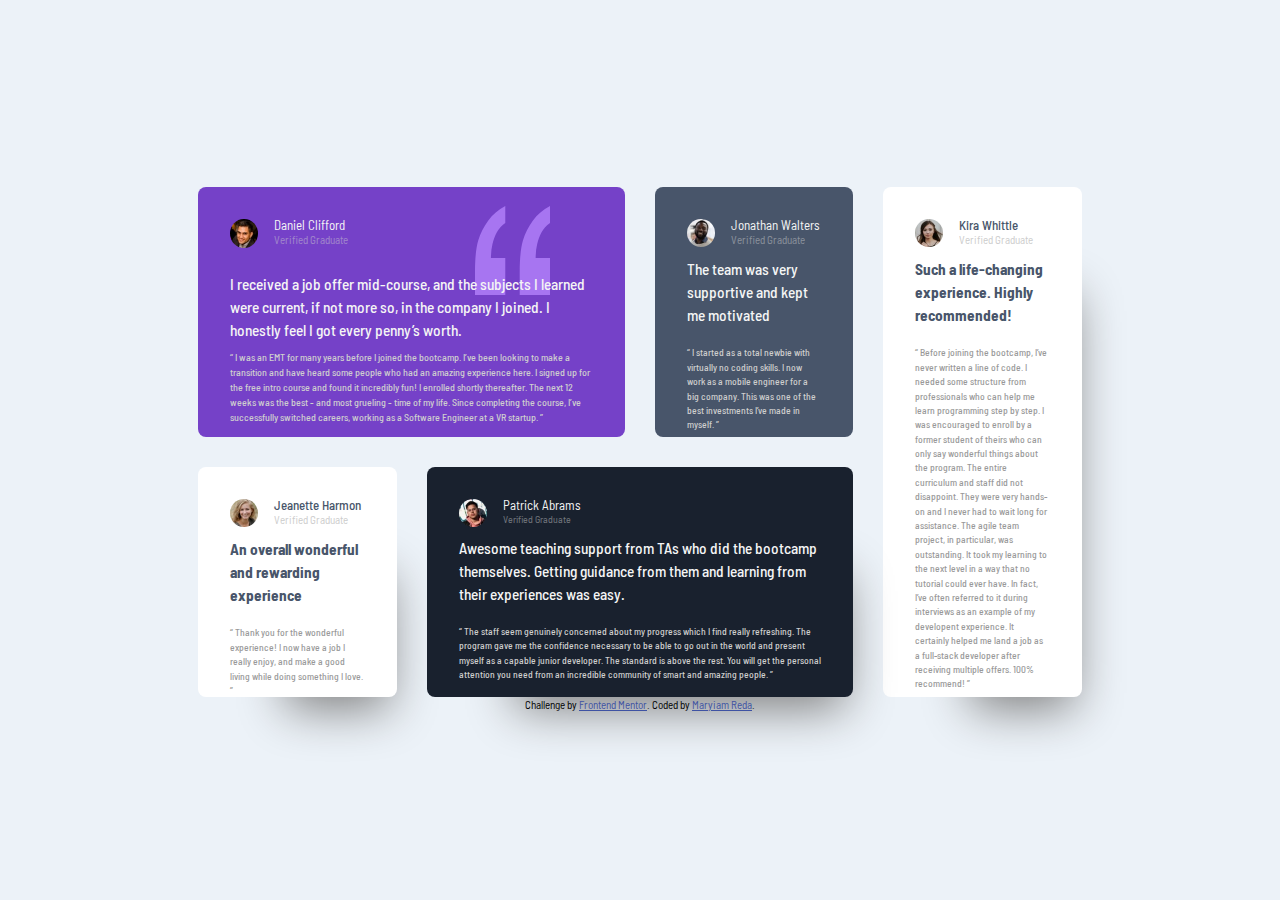
<file: index.html>
<!DOCTYPE html>
<html>

<head>

    <meta charset="UTF-8" />
    <title>Frontend Mentor | [Maryiam Reda]</title>

    <title>assigment</title>
    <style> </style>
    <script></script>
    <link rel="stylesheet" href="master.css">
    <link rel="preconnect" href="https://fonts.googleapis.com">
    <link rel="preconnect" href="https://fonts.gstatic.com" crossorigin>
    <link
        href="https://fonts.googleapis.com/css2?family=Barlow+Semi+Condensed:ital,wght@0,100;0,200;0,300;0,400;0,500;0,600;0,700;0,800;0,900;1,100;1,200;1,300;1,400;1,500;1,600;1,700;1,800;1,900&family=Karla:ital,wght@0,200..800;1,200..800&display=swap"
        rel="stylesheet">
</head>

<body>

    <div class="container">
        <article class="one span-2">
            <div class="flex">
                <img src="./images/image-daniel.jpg">

                <div>
                    <h2 class="name">Daniel Clifford</h2>
                    <p class="position">Verified Graduate</p>
                </div>
            </div>
            <img src="bg-pattern-quotation.svg" class="quotation">
            <!-- <embed src="bg-pattern-quotation.svg" width="50" height="60"> -->
            <h3 style="padding-top: 1px;">
                I received a job offer mid-course, and the subjects I learned were current, if not more so,
                in the company I joined. I honestly feel I got every penny’s worth.
            </h3>
            <p style=" font-size: 10px; padding-top: 8px; font-weight: 500;">
                “ I was an EMT for many years before I joined the bootcamp. I’ve been looking to make a
                transition and have heard some people who had an amazing experience here. I signed up
                for the free intro course and found it incredibly fun! I enrolled shortly thereafter.
                The next 12 weeks was the best - and most grueling - time of my life. Since completing
                the course, I’ve successfully switched careers, working as a Software Engineer at a VR startup. ”
            </p>

        </article>
        <article class="two">
            <div class="flex">
                <div> <img src="./images/image-jonathan.jpg"> </div>
                <div>
                    <h2 class="name">Jonathan Walters</h2>
                    <p class="position">Verified Graduate</p>
                </div>
            </div>
            <h3>
                The team was very supportive and kept me motivated
            </h3>
            <p>
                “ I started as a total newbie with virtually no coding skills. I now work as a mobile engineer
                for a big company. This was one of the best investments I’ve made in myself. ”
            </p>
        </article>
        <article class="three">
            <div class="flex">
                <div><img src="./images/image-kira.jpg"></div>
                <div>
                    <h2 class="name">Kira Whittle</h2>
                    <p class="position">Verified Graduate</p>
                </div>
            </div>
            <h3>
                Such a life-changing experience. Highly recommended!
            </h3>
            <p>
                “ Before joining the bootcamp, I’ve never written a line of code. I needed some structure from
                professionals who can help me learn programming step by step. I was encouraged to enroll by a former
                student of theirs who can only say wonderful things about the program. The entire curriculum and staff
                did not disappoint. They were very hands-on and I never had to wait long for assistance. The agile team
                project, in particular, was outstanding. It took my learning to the next level in a way that no tutorial
                could ever have. In fact, I’ve often referred to it during interviews as an example of my developent
                experience. It certainly helped me land a job as a full-stack developer after receiving multiple offers.
                100% recommend! ”
            </p>
        </article>
        <article class="four">
            <div class="flex">
                <div><img src="./images/image-jeanette.jpg"></div>
                <div>
                    <h2 class="name">Jeanette Harmon</h2>
                    <p class="position">Verified Graduate</p>
                </div>
            </div>
            <h3>
                An overall wonderful and rewarding experience</h3>
            <p>
                “ Thank you for the wonderful experience! I now have a job I really enjoy, and make a good living
                while doing something I love. ”
            </p>
        </article>
        <article class="five span-2">
            <div class="flex">
                <div> <img src="./images/image-patrick.jpg"></div>
                <div>
                    <h2 class="name">Patrick Abrams</h2>
                    <p class="position">Verified Graduate</p>
                </div>
            </div>
            <h3>
                Awesome teaching support from TAs who did the bootcamp themselves. Getting guidance from them and
                learning from their experiences was easy.
            </h3>
            <p>
                “ The staff seem genuinely concerned about my progress which I find really refreshing. The program
                gave me the confidence necessary to be able to go out in the world and present myself as a capable
                junior developer. The standard is above the rest. You will get the personal attention you need from
                an incredible community of smart and amazing people. ”
            </p>
        </article>





    </div>
    <div class="attribution">
        Challenge by <a href="https://www.frontendmentor.io?ref=challenge" target="_blank">Frontend Mentor</a>.
        Coded by <a href="#">Maryiam Reda</a>.
    </div>

</body>

</html>
</file>
<file: master.css>
* {
    margin: 0;
    padding: 0;
    box-sizing: border-box;
    --first-text-colorhsl: 0, 0%, 81%;
}

.flex img,
picture {
    max-width: 100%;
    display: block;
    width: 1.75rem;
    border-radius: 50%;
}

.quotation {
    width: 50px;
    height: 00px;
    left: 0px;
    top: 20px;
    position: relative;
    z-index: -1;
}

.name {
    font-size: 0.8125rem;
    font-weight: 500;
    line-height: 1;
}

.position {
    font-size: 0.6875rem;
    opacity: 0.5;
}

.du {
    border: red solid 10px;
    width: 100%;
    height: 100%;
}

body {
    height: 100vh;
    line-height: 1.5;
    background-color: hsl(210, 46%, 95%);
    display: grid;
    place-content: center;
    font-family: "Barlow Semi Condensed", sans-serif;
    max-width: 1440px;

}

.container {
    width: 69vw;

    display: grid;
    grid-template-columns: repeat(4, 1fr);
    grid-template-rows: 250px 230px;
    gap: 30px;

}

.flex {
    display: flex;
    gap: var(--gap, 1rem);
}

article {
    padding: 2rem;
    border-radius: 0.5rem;
}

.span-2 {
    grid-column: span 2;
}

.one p,
.two p,
.five p {
    color: hsl(0, 0%, 81%);
}

.one h3,
.two h3,
.five h3 {
    color: whitesmoke;
    font-weight: 500;

}

.one h2,
.two h2,
.five h2 {
    color: whitesmoke;
    font-weight: 400;

}

.four p,
.three p {
    color: hsl(0, 0%, 60%);

}


h3 {
    padding-top: 10px;
    font-size: 0.96rem;
}


.one {
    background-color: hsl(263, 55%, 52%);
    background-image: url(./bg-pattern-quotation.svg);
    background-repeat: no-repeat;
    background-position: top 19px right 75px;
    background-size: 75px 89px;
}

.two {
    background-color: hsl(217, 19%, 35%);
}

.three {
    background-color: white;
    grid-row: span 2;
    color: rgb(0, 0, 0 / 62%);
    box-shadow: 2.5rem 3.75rem 3rem -3rem grey;

}

.four {
    background-color: white;
    color: rgb(0, 0, 0 / 62%);
    box-shadow: 2.5rem 3.75rem 3rem -3rem grey;



}

.four h3,
.three h3,
.four h2,
.three h2 {
    color: hsl(217 19% 35%);
    ;
}

.five {
    background-color: hsl(219, 29%, 14%);
    box-shadow: 2.5rem 3.75rem 3rem -3rem grey;

}

.five p {
    font-size: 10px;
}



article>p:last-of-type {
    padding-top: 18px;
    font-size: 0.6rem;
    font-weight: 500;
}

.attribution {
    font-size: 11px;
    text-align: center;
}

.attribution a {
    color: hsl(228, 45%, 44%);
}

.name {
    font-size: 0.8125rem;
    font-weight: 500;
    line-height: 1;
}
</file>
